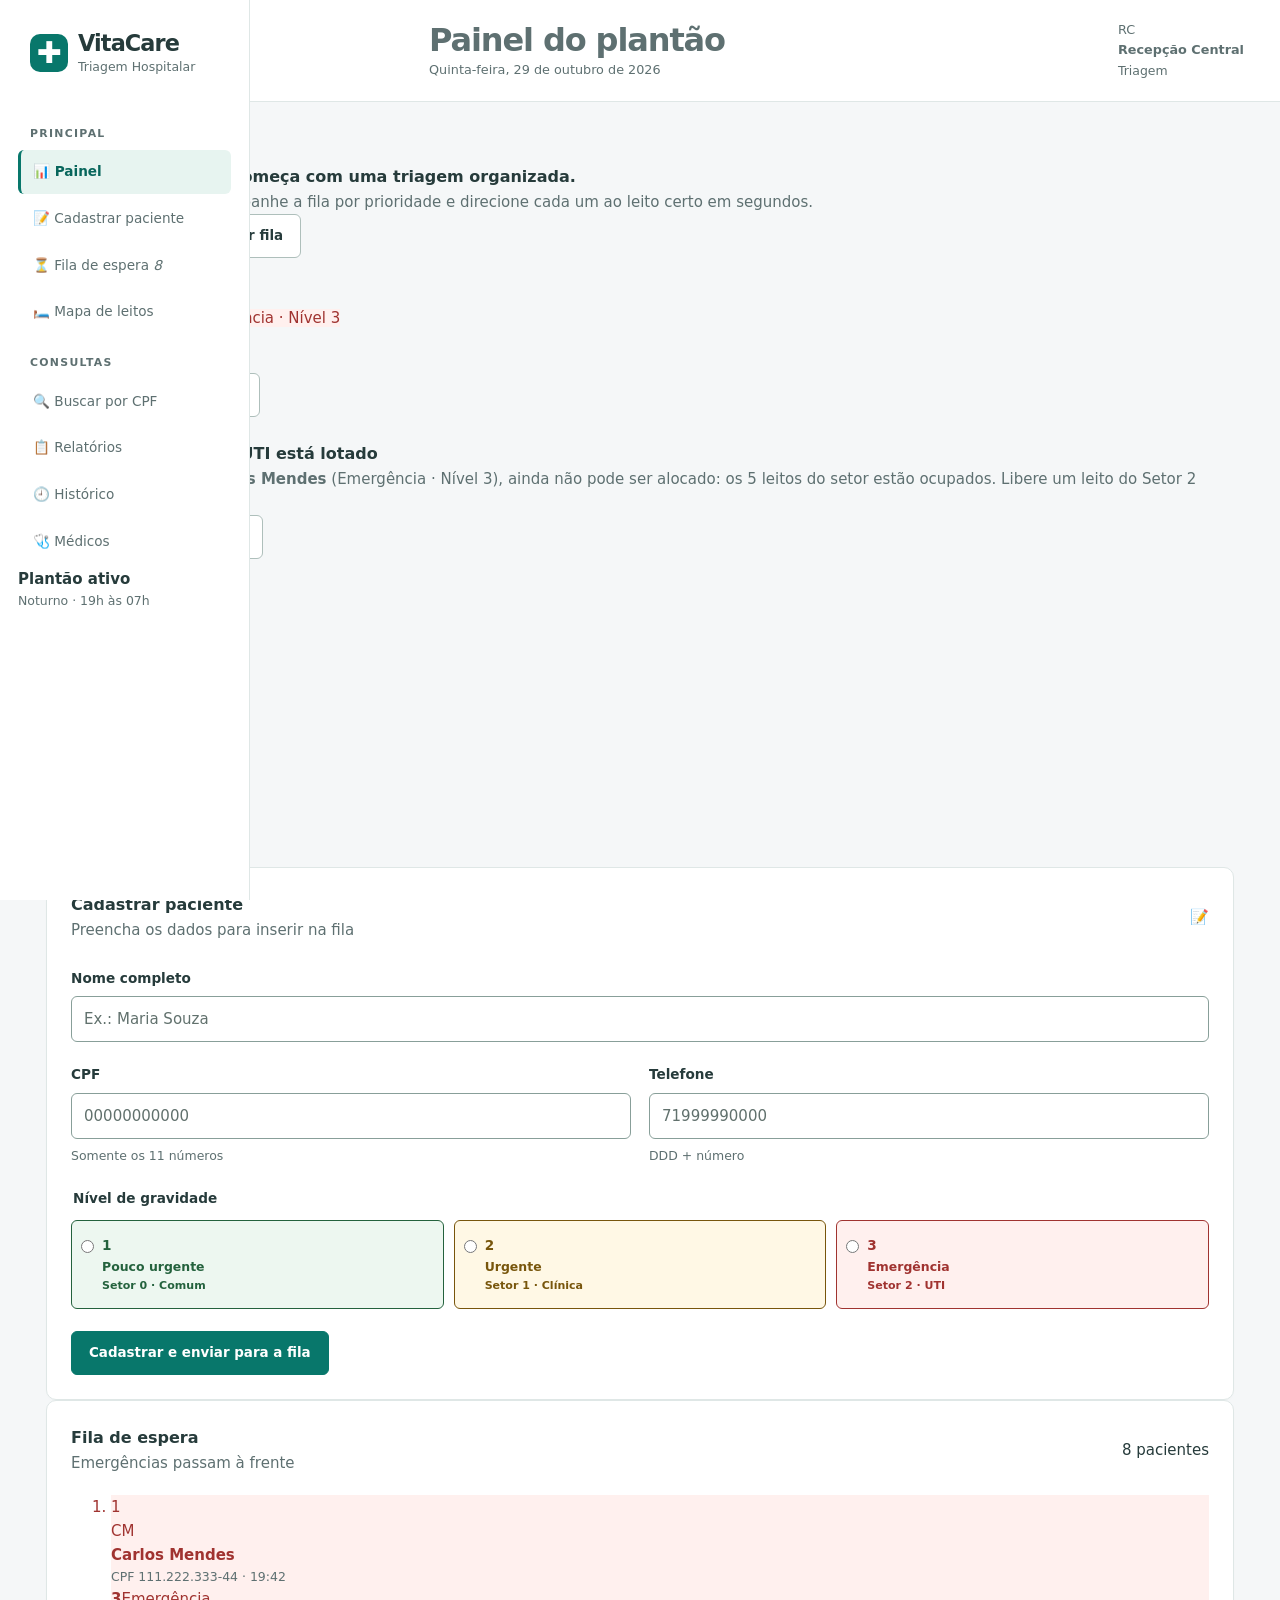
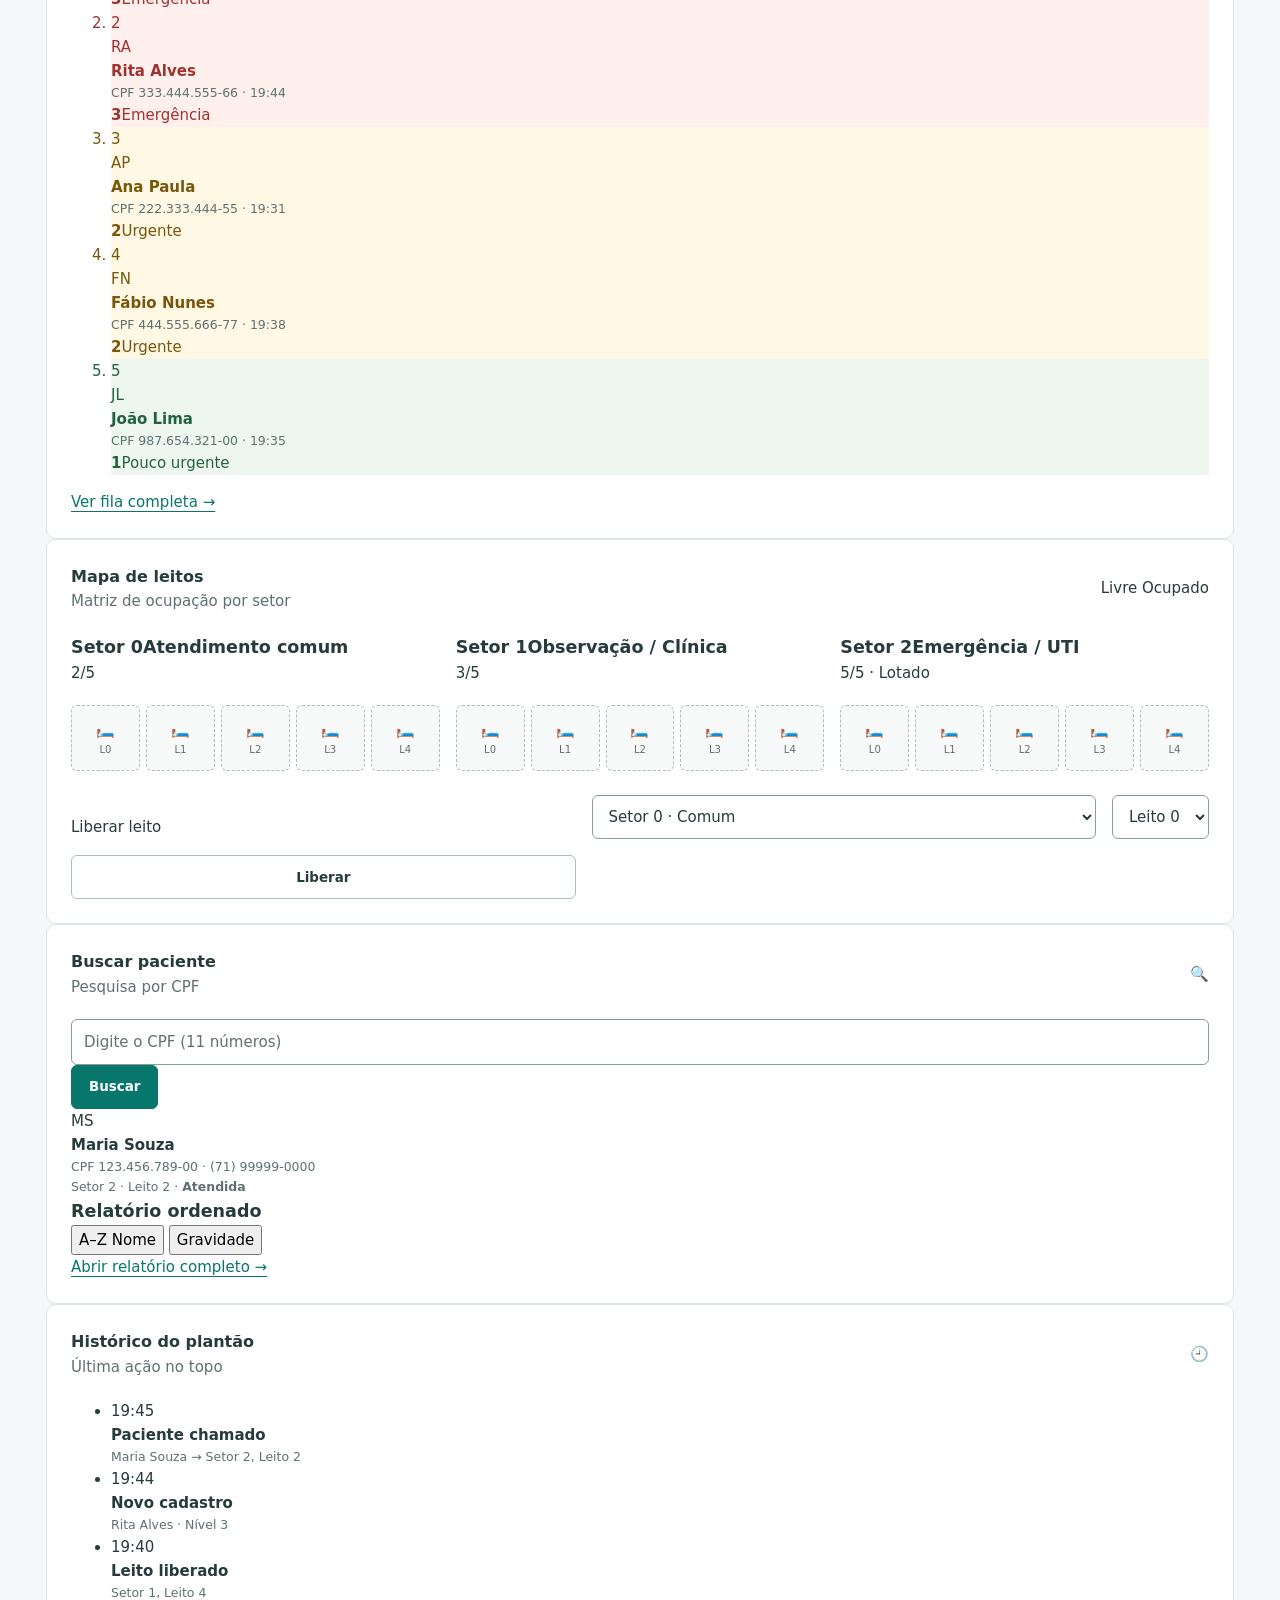
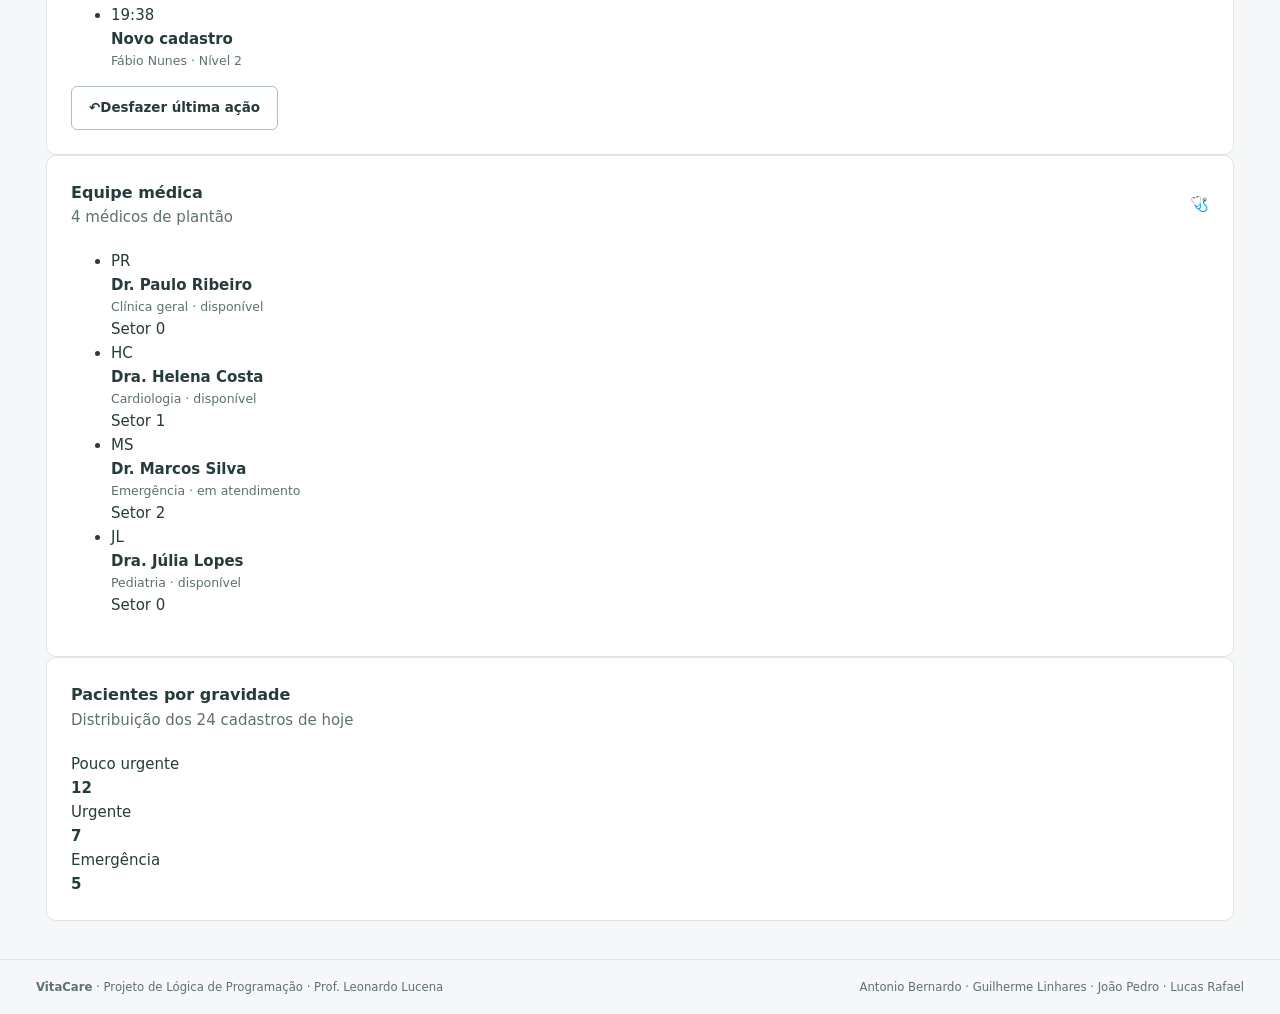
<file: public/index.html>
<!DOCTYPE html>
<html lang="pt-BR">
<head>
  <meta charset="UTF-8">
  <meta name="viewport" content="width=device-width, initial-scale=1">
  <meta name="color-scheme" content="light dark">
  <meta name="theme-color" content="#eef2f7" media="(prefers-color-scheme: light)">
  <meta name="theme-color" content="#0a1322" media="(prefers-color-scheme: dark)">
  <title>Painel · VitaCare Triagem Hospitalar</title>
  <link rel="preconnect" href="https://fonts.googleapis.com">
  <link rel="preconnect" href="https://fonts.gstatic.com" crossorigin>
  <link href="https://fonts.googleapis.com/css2?family=Plus+Jakarta+Sans:wght@400;500;600;700;800&amp;display=swap" rel="stylesheet">
  <link rel="stylesheet" href="style.css">
</head>
<body>

<a href="#conteudo" class="pular">Pular para o conteúdo</a>

<!-- Checkbox que abre/fecha o menu no celular (sem JavaScript) -->
<input type="checkbox" id="menu-toggle" class="menu-toggle" aria-label="Abrir ou fechar o menu">

<div class="app">

  <!-- ============ MENU LATERAL ============ -->
  <aside class="sidebar" aria-label="Menu principal">
    <div class="logo">
      <span class="logo-icone" aria-hidden="true">✚</span>
      <div>
        <strong>VitaCare</strong>
        <small>Triagem Hospitalar</small>
      </div>
    </div>

    <nav class="nav" aria-label="Seções do sistema">
      <p class="nav-titulo">Principal</p>
      <a href="#inicio" class="ativo" aria-current="page"><span aria-hidden="true">📊</span> Painel</a>
      <a href="#cadastro"><span aria-hidden="true">📝</span> Cadastrar paciente</a>
      <a href="#fila"><span aria-hidden="true">⏳</span> Fila de espera <em class="badge">8<span class="sr"> pacientes</span></em></a>
      <a href="#leitos"><span aria-hidden="true">🛏️</span> Mapa de leitos</a>

      <p class="nav-titulo">Consultas</p>
      <a href="#busca"><span aria-hidden="true">🔍</span> Buscar por CPF</a>
      <a href="relatorio.html"><span aria-hidden="true">📋</span> Relatórios</a>
      <a href="#historico"><span aria-hidden="true">🕘</span> Histórico</a>
      <a href="#medicos"><span aria-hidden="true">🩺</span> Médicos</a>
    </nav>

    <div class="plantao">
      <span class="pulso" aria-hidden="true"></span>
      <div>
        <strong>Plantão ativo</strong>
        <small>Noturno · 19h às 07h</small>
      </div>
    </div>
  </aside>

  <label for="menu-toggle" class="overlay" aria-hidden="true"></label>

  <!-- ============ CONTEÚDO ============ -->
  <div class="conteudo">

    <header class="topbar">
      <label for="menu-toggle" class="hamburguer" aria-hidden="true"><span></span><span></span><span></span></label>
      <div class="topbar-titulo">
        <h1>Painel do plantão</h1>
        <p><time datetime="2026-10-29">Quinta-feira, 29 de outubro de 2026</time></p>
      </div>
      <div class="usuario">
        <div class="avatar" aria-hidden="true">RC</div>
        <div class="usuario-info">
          <strong>Recepção Central</strong>
          <small>Triagem</small>
        </div>
      </div>
    </header>

    <main id="conteudo">

      <!-- Banner -->
      <section id="inicio" class="hero" aria-labelledby="hero-titulo">
        <div>
          <span class="hero-tag">Plantão em andamento</span>
          <h2 id="hero-titulo">Atendimento rápido começa com uma triagem organizada.</h2>
          <p>Cadastre pacientes, acompanhe a fila por prioridade e direcione cada um ao leito certo em segundos.</p>
          <div class="hero-botoes">
            <a href="#cadastro" class="btn btn-branco">+ Novo paciente</a>
            <a href="#fila" class="btn btn-vidro">Ver fila</a>
          </div>
        </div>
        <div class="hero-proximo">
          <p class="proximo-rotulo">Próximo a ser chamado</p>
          <div class="proximo-card">
            <div class="avatar grande g3-bg" aria-hidden="true">CM</div>
            <div>
              <strong>Carlos Mendes</strong>
              <span class="pill g3"><b aria-hidden="true">3</b>Emergência · Nível 3</span>
              <small>Aguardando há 4 min</small>
            </div>
          </div>
          <!-- PHP: mostrar este aviso só quando o setor do próximo paciente estiver lotado -->
          <p class="aviso-lotado"><span aria-hidden="true">⚠</span> Setor 2 sem leito livre</p>
          <form action="index.php" method="post">
            <input type="hidden" name="acao" value="chamar">
            <button type="submit" class="btn btn-branco largo">Chamar e alocar leito →</button>
          </form>
        </div>
      </section>

      <!-- ====== ALERTA: SETOR LOTADO ======
           PHP: exibir somente quando o setor do próximo paciente da fila
           não tiver nenhum leito livre (regra do README). -->
      <section class="alerta" role="alert" aria-labelledby="alerta-titulo">
        <span class="alerta-icone" aria-hidden="true">!</span>
        <div>
          <h2 id="alerta-titulo">Setor 2 · Emergência/UTI está lotado</h2>
          <p>O próximo paciente, <strong>Carlos Mendes</strong> (Emergência · Nível 3), ainda não pode ser alocado: os 5 leitos do setor estão ocupados. Libere um leito do Setor 2 para continuar.</p>
        </div>
        <a href="#leitos" class="btn btn-alerta">Ir para o mapa de leitos</a>
      </section>

      <!-- Indicadores -->
      <section class="kpis" aria-labelledby="kpis-titulo">
        <h2 id="kpis-titulo" class="sr">Indicadores do dia</h2>
        <article class="kpi">
          <div class="kpi-icone azul" aria-hidden="true">👥</div>
          <div><span class="kpi-num">24</span><span class="kpi-rot">Cadastrados hoje</span></div>
          <span class="kpi-trend sobe"><span class="sr">Variação: </span>+12%</span>
        </article>
        <article class="kpi">
          <div class="kpi-icone verde" aria-hidden="true">✅</div>
          <div><span class="kpi-num">16</span><span class="kpi-rot">Atendidos</span></div>
          <span class="kpi-trend sobe"><span class="sr">Taxa: </span>67%</span>
        </article>
        <article class="kpi">
          <div class="kpi-icone amarelo" aria-hidden="true">⏳</div>
          <div><span class="kpi-num">8</span><span class="kpi-rot">Na fila agora</span></div>
          <span class="kpi-trend"><span class="sr">Espera média: </span>~12 min</span>
        </article>
        <article class="kpi">
          <div class="kpi-icone rosa" aria-hidden="true">🛏️</div>
          <div><span class="kpi-num">10<small>/15</small></span><span class="kpi-rot">Leitos ocupados</span></div>
          <div class="barra" aria-hidden="true"><span style="width:67%"></span></div>
        </article>
      </section>

      <div class="grade">

        <!-- ====== CADASTRO ====== -->
        <section id="cadastro" class="card" aria-labelledby="cadastro-titulo">
          <div class="card-topo">
            <div>
              <h2 id="cadastro-titulo">Cadastrar paciente</h2>
              <p>Preencha os dados para inserir na fila</p>
            </div>
            <span class="card-icone azul" aria-hidden="true">📝</span>
          </div>

          <form action="index.php" method="post" class="form">
            <input type="hidden" name="acao" value="cadastrar">

            <div class="campo">
              <label for="nome">Nome completo</label>
              <input id="nome" type="text" name="nome" required autocomplete="name" placeholder="Ex.: Maria Souza">
            </div>

            <div class="campos-2">
              <div class="campo">
                <label for="cpf">CPF</label>
                <input id="cpf" type="text" name="cpf" required inputmode="numeric" pattern="[0-9]{11}" maxlength="11" placeholder="00000000000" aria-describedby="cpf-ajuda">
                <small id="cpf-ajuda">Somente os 11 números</small>
              </div>
              <div class="campo">
                <label for="tel">Telefone</label>
                <input id="tel" type="tel" name="telefone" required inputmode="numeric" pattern="[0-9]{10,11}" maxlength="11" autocomplete="tel" placeholder="71999990000" aria-describedby="tel-ajuda">
                <small id="tel-ajuda">DDD + número</small>
              </div>
            </div>

            <fieldset class="campo">
              <legend>Nível de gravidade</legend>
              <div class="gravidades">
                <label class="grav g1">
                  <input type="radio" name="gravidade" value="1" required>
                  <span class="grav-box"><b aria-hidden="true">1</b><strong>Pouco urgente</strong><small>Setor 0 · Comum</small></span>
                </label>
                <label class="grav g2">
                  <input type="radio" name="gravidade" value="2">
                  <span class="grav-box"><b aria-hidden="true">2</b><strong>Urgente</strong><small>Setor 1 · Clínica</small></span>
                </label>
                <label class="grav g3">
                  <input type="radio" name="gravidade" value="3">
                  <span class="grav-box"><b aria-hidden="true">3</b><strong>Emergência</strong><small>Setor 2 · UTI</small></span>
                </label>
              </div>
            </fieldset>

            <button type="submit" class="btn btn-primario largo">Cadastrar e enviar para a fila</button>
          </form>
        </section>

        <!-- ====== FILA ====== -->
        <section id="fila" class="card" aria-labelledby="fila-titulo">
          <div class="card-topo">
            <div>
              <h2 id="fila-titulo">Fila de espera</h2>
              <p>Emergências passam à frente</p>
            </div>
            <span class="contador">8 pacientes</span>
          </div>

          <ol class="fila">
            <li class="paciente g3">
              <span class="pos" aria-hidden="true">1</span>
              <div class="avatar g3-bg" aria-hidden="true">CM</div>
              <div class="pac-info"><strong>Carlos Mendes</strong><small>CPF 111.222.333-44 · 19:42</small></div>
              <span class="pill g3"><b aria-hidden="true">3</b><span class="pill-texto">Emergência</span></span>
            </li>
            <li class="paciente g3">
              <span class="pos" aria-hidden="true">2</span>
              <div class="avatar g3-bg" aria-hidden="true">RA</div>
              <div class="pac-info"><strong>Rita Alves</strong><small>CPF 333.444.555-66 · 19:44</small></div>
              <span class="pill g3"><b aria-hidden="true">3</b><span class="pill-texto">Emergência</span></span>
            </li>
            <li class="paciente g2">
              <span class="pos" aria-hidden="true">3</span>
              <div class="avatar g2-bg" aria-hidden="true">AP</div>
              <div class="pac-info"><strong>Ana Paula</strong><small>CPF 222.333.444-55 · 19:31</small></div>
              <span class="pill g2"><b aria-hidden="true">2</b><span class="pill-texto">Urgente</span></span>
            </li>
            <li class="paciente g2">
              <span class="pos" aria-hidden="true">4</span>
              <div class="avatar g2-bg" aria-hidden="true">FN</div>
              <div class="pac-info"><strong>Fábio Nunes</strong><small>CPF 444.555.666-77 · 19:38</small></div>
              <span class="pill g2"><b aria-hidden="true">2</b><span class="pill-texto">Urgente</span></span>
            </li>
            <li class="paciente g1">
              <span class="pos" aria-hidden="true">5</span>
              <div class="avatar g1-bg" aria-hidden="true">JL</div>
              <div class="pac-info"><strong>João Lima</strong><small>CPF 987.654.321-00 · 19:35</small></div>
              <span class="pill g1"><b aria-hidden="true">1</b><span class="pill-texto">Pouco urgente</span></span>
            </li>
          </ol>
          <a href="relatorio.html" class="link-mais">Ver fila completa →</a>
        </section>

        <!-- ====== LEITOS ====== -->
        <section id="leitos" class="card card-largo" aria-labelledby="leitos-titulo">
          <div class="card-topo">
            <div>
              <h2 id="leitos-titulo">Mapa de leitos</h2>
              <p>Matriz de ocupação por setor</p>
            </div>
            <div class="legenda" aria-hidden="true">
              <span><i class="dot livre"></i> Livre</span>
              <span><i class="dot ocupado"></i> Ocupado</span>
            </div>
          </div>

          <div class="setores">
            <div class="setor s0">
              <div class="setor-topo">
                <h3><span class="setor-num">Setor 0</span>Atendimento comum</h3>
                <span class="setor-ocup"><span class="sr">Ocupação: </span>2/5</span>
              </div>
              <ul class="leitos">
                <li class="leito livre"><span aria-hidden="true">🛏️</span><small>L0</small><span class="sr">livre</span></li>
                <li class="leito ocupado"><span aria-hidden="true">🛏️</span><small>L1</small><span class="sr">ocupado</span></li>
                <li class="leito livre"><span aria-hidden="true">🛏️</span><small>L2</small><span class="sr">livre</span></li>
                <li class="leito livre"><span aria-hidden="true">🛏️</span><small>L3</small><span class="sr">livre</span></li>
                <li class="leito ocupado"><span aria-hidden="true">🛏️</span><small>L4</small><span class="sr">ocupado</span></li>
              </ul>
            </div>

            <div class="setor s1">
              <div class="setor-topo">
                <h3><span class="setor-num">Setor 1</span>Observação / Clínica</h3>
                <span class="setor-ocup"><span class="sr">Ocupação: </span>3/5</span>
              </div>
              <ul class="leitos">
                <li class="leito ocupado"><span aria-hidden="true">🛏️</span><small>L0</small><span class="sr">ocupado</span></li>
                <li class="leito ocupado"><span aria-hidden="true">🛏️</span><small>L1</small><span class="sr">ocupado</span></li>
                <li class="leito livre"><span aria-hidden="true">🛏️</span><small>L2</small><span class="sr">livre</span></li>
                <li class="leito ocupado"><span aria-hidden="true">🛏️</span><small>L3</small><span class="sr">ocupado</span></li>
                <li class="leito livre"><span aria-hidden="true">🛏️</span><small>L4</small><span class="sr">livre</span></li>
              </ul>
            </div>

            <!-- Classe "lotado" quando não há leito livre no setor -->
            <div class="setor s2 lotado">
              <div class="setor-topo">
                <h3><span class="setor-num">Setor 2</span>Emergência / UTI</h3>
                <span class="setor-ocup lotado"><span class="sr">Ocupação: </span>5/5 · Lotado</span>
              </div>
              <ul class="leitos">
                <li class="leito ocupado"><span aria-hidden="true">🛏️</span><small>L0</small><span class="sr">ocupado</span></li>
                <li class="leito ocupado"><span aria-hidden="true">🛏️</span><small>L1</small><span class="sr">ocupado</span></li>
                <li class="leito ocupado"><span aria-hidden="true">🛏️</span><small>L2</small><span class="sr">ocupado</span></li>
                <li class="leito ocupado"><span aria-hidden="true">🛏️</span><small>L3</small><span class="sr">ocupado</span></li>
                <li class="leito ocupado"><span aria-hidden="true">🛏️</span><small>L4</small><span class="sr">ocupado</span></li>
              </ul>
            </div>
          </div>

          <form action="index.php" method="post" class="liberar" aria-labelledby="liberar-titulo">
            <span id="liberar-titulo" class="liberar-titulo">Liberar leito</span>
            <label for="lib-setor" class="sr">Setor</label>
            <select id="lib-setor" name="setor">
              <option value="0">Setor 0 · Comum</option>
              <option value="1">Setor 1 · Clínica</option>
              <option value="2">Setor 2 · UTI</option>
            </select>
            <label for="lib-leito" class="sr">Leito</label>
            <select id="lib-leito" name="leito">
              <option value="0">Leito 0</option><option value="1">Leito 1</option>
              <option value="2">Leito 2</option><option value="3">Leito 3</option>
              <option value="4">Leito 4</option>
            </select>
            <input type="hidden" name="acao" value="liberar">
            <button type="submit" class="btn btn-escuro">Liberar</button>
          </form>
        </section>

        <!-- ====== BUSCA + RELATÓRIO ====== -->
        <section id="busca" class="card" aria-labelledby="busca-titulo">
          <div class="card-topo">
            <div>
              <h2 id="busca-titulo">Buscar paciente</h2>
              <p>Pesquisa por CPF</p>
            </div>
            <span class="card-icone roxo" aria-hidden="true">🔍</span>
          </div>

          <form action="index.php" method="get" class="busca" role="search">
            <input type="hidden" name="acao" value="buscar">
            <label for="busca-cpf" class="sr">CPF do paciente</label>
            <input id="busca-cpf" type="text" name="cpf" inputmode="numeric" pattern="[0-9]{11}" maxlength="11" placeholder="Digite o CPF (11 números)" required>
            <button type="submit" class="btn btn-primario">Buscar</button>
          </form>

          <div class="resultado" role="status">
            <div class="avatar g3-bg" aria-hidden="true">MS</div>
            <div>
              <strong>Maria Souza</strong>
              <small>CPF 123.456.789-00 · (71) 99999-0000</small>
              <small>Setor 2 · Leito 2 · <b class="ok">Atendida</b></small>
            </div>
          </div>

          <div id="relatorio" class="relatorio">
            <h3>Relatório ordenado</h3>
            <form action="index.php" method="get" class="segmentado">
              <input type="hidden" name="acao" value="relatorio">
              <button type="submit" name="ordem" value="nome">A–Z Nome</button>
              <button type="submit" name="ordem" value="gravidade">Gravidade</button>
            </form>
            <a href="relatorio.html" class="link-mais">Abrir relatório completo →</a>
          </div>
        </section>

        <!-- ====== HISTÓRICO ====== -->
        <section id="historico" class="card" aria-labelledby="historico-titulo">
          <div class="card-topo">
            <div>
              <h2 id="historico-titulo">Histórico do plantão</h2>
              <p>Última ação no topo</p>
            </div>
            <span class="card-icone amarelo" aria-hidden="true">🕘</span>
          </div>

          <ul class="timeline">
            <li class="t-chamada">
              <time datetime="19:45">19:45</time>
              <div><strong>Paciente chamado</strong><small>Maria Souza → Setor 2, Leito 2</small></div>
            </li>
            <li class="t-cadastro">
              <time datetime="19:44">19:44</time>
              <div><strong>Novo cadastro</strong><small>Rita Alves · Nível 3</small></div>
            </li>
            <li class="t-libera">
              <time datetime="19:40">19:40</time>
              <div><strong>Leito liberado</strong><small>Setor 1, Leito 4</small></div>
            </li>
            <li class="t-cadastro">
              <time datetime="19:38">19:38</time>
              <div><strong>Novo cadastro</strong><small>Fábio Nunes · Nível 2</small></div>
            </li>
          </ul>

          <form action="index.php" method="post">
            <input type="hidden" name="acao" value="desfazer">
            <button type="submit" class="btn btn-contorno largo"><span aria-hidden="true">↶</span> Desfazer última ação</button>
          </form>
        </section>

        <!-- ====== MÉDICOS ====== -->
        <section id="medicos" class="card" aria-labelledby="medicos-titulo">
          <div class="card-topo">
            <div>
              <h2 id="medicos-titulo">Equipe médica</h2>
              <p>4 médicos de plantão</p>
            </div>
            <span class="card-icone verde" aria-hidden="true">🩺</span>
          </div>

          <ul class="medicos">
            <li>
              <div class="avatar med1"><span aria-hidden="true">PR</span><i class="status on"></i></div>
              <div class="medico-info"><strong>Dr. Paulo Ribeiro</strong><small>Clínica geral · <span class="sr">status: </span>disponível</small></div>
              <span class="tag-esp">Setor 0</span>
            </li>
            <li>
              <div class="avatar med2"><span aria-hidden="true">HC</span><i class="status on"></i></div>
              <div class="medico-info"><strong>Dra. Helena Costa</strong><small>Cardiologia · <span class="sr">status: </span>disponível</small></div>
              <span class="tag-esp">Setor 1</span>
            </li>
            <li>
              <div class="avatar med3"><span aria-hidden="true">MS</span><i class="status ocupado"></i></div>
              <div class="medico-info"><strong>Dr. Marcos Silva</strong><small>Emergência · <span class="sr">status: </span>em atendimento</small></div>
              <span class="tag-esp">Setor 2</span>
            </li>
            <li>
              <div class="avatar med4"><span aria-hidden="true">JL</span><i class="status on"></i></div>
              <div class="medico-info"><strong>Dra. Júlia Lopes</strong><small>Pediatria · <span class="sr">status: </span>disponível</small></div>
              <span class="tag-esp">Setor 0</span>
            </li>
          </ul>
        </section>

        <!-- ====== GRAVIDADE DO DIA ====== -->
        <section id="distribuicao" class="card card-largo" aria-labelledby="dist-titulo">
          <div class="card-topo">
            <div>
              <h2 id="dist-titulo">Pacientes por gravidade</h2>
              <p>Distribuição dos 24 cadastros de hoje</p>
            </div>
          </div>
          <div class="barras">
            <div class="barra-linha">
              <span class="rot"><i class="dot g1" aria-hidden="true"></i> Pouco urgente</span>
              <div class="trilho" aria-hidden="true"><span class="g1-bg" style="width:50%"></span></div>
              <b>12</b>
            </div>
            <div class="barra-linha">
              <span class="rot"><i class="dot g2" aria-hidden="true"></i> Urgente</span>
              <div class="trilho" aria-hidden="true"><span class="g2-bg" style="width:29%"></span></div>
              <b>7</b>
            </div>
            <div class="barra-linha">
              <span class="rot"><i class="dot g3" aria-hidden="true"></i> Emergência</span>
              <div class="trilho" aria-hidden="true"><span class="g3-bg" style="width:21%"></span></div>
              <b>5</b>
            </div>
          </div>
        </section>

      </div>
    </main>

    <footer class="rodape">
      <p><strong>VitaCare</strong> · Projeto de Lógica de Programação · Prof. Leonardo Lucena</p>
      <p>Antonio Bernardo · Guilherme Linhares · João Pedro · Lucas Rafael</p>
    </footer>
  </div>
</div>

</body>
</html>
</file>
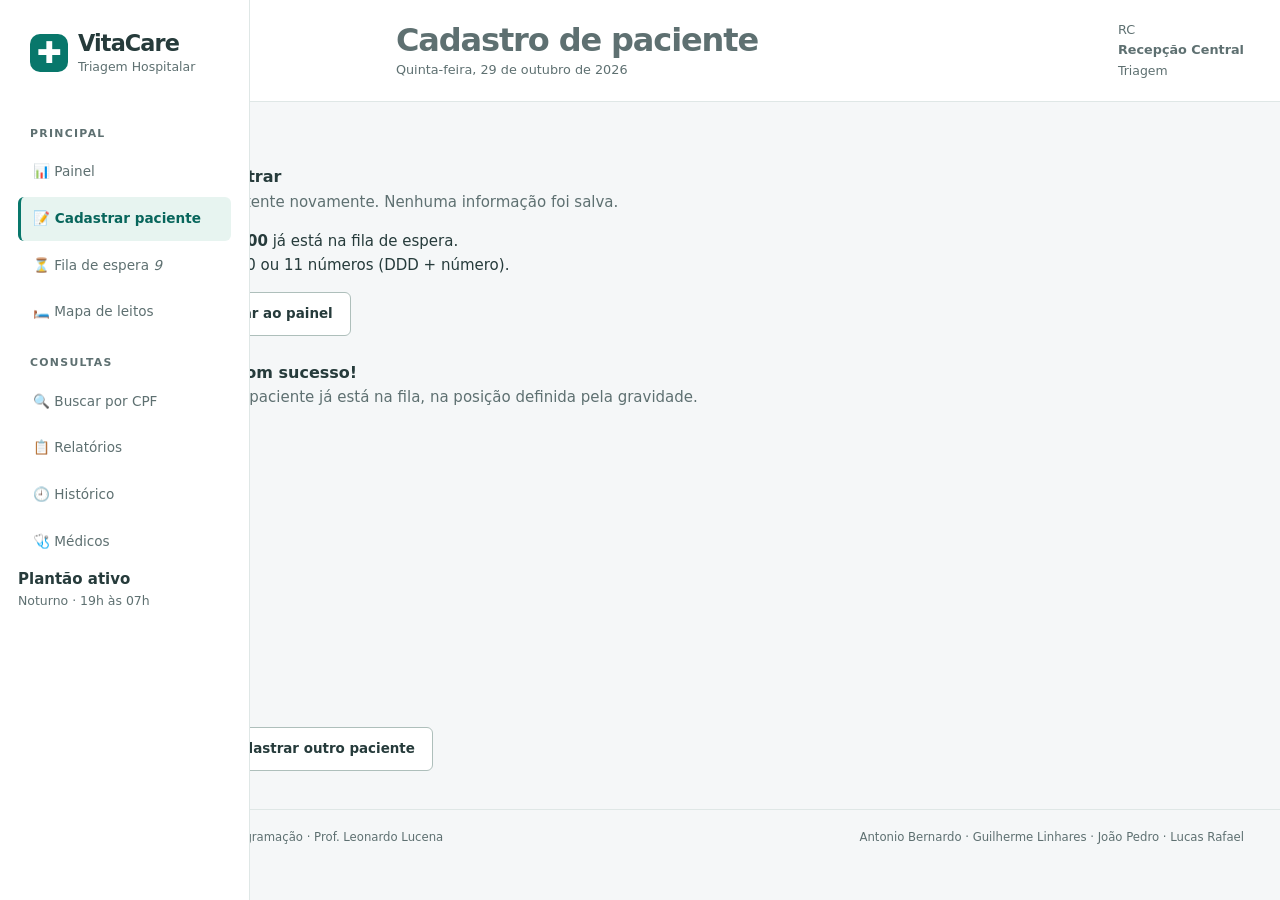
<file: public/feedback.html>
<!DOCTYPE html>
<html lang="pt-BR">
<head>
  <meta charset="UTF-8">
  <meta name="viewport" content="width=device-width, initial-scale=1">
  <meta name="color-scheme" content="light dark">
  <meta name="theme-color" content="#eef2f7" media="(prefers-color-scheme: light)">
  <meta name="theme-color" content="#0a1322" media="(prefers-color-scheme: dark)">
  <title>Resultado do cadastro · VitaCare</title>
  <link rel="preconnect" href="https://fonts.googleapis.com">
  <link rel="preconnect" href="https://fonts.gstatic.com" crossorigin>
  <link href="https://fonts.googleapis.com/css2?family=Plus+Jakarta+Sans:wght@400;500;600;700;800&amp;display=swap" rel="stylesheet">
  <link rel="stylesheet" href="style.css">
</head>
<body>

<a href="#conteudo" class="pular">Pular para o conteúdo</a>

<input type="checkbox" id="menu-toggle" class="menu-toggle" aria-label="Abrir ou fechar o menu">

<div class="app">

  <!-- ============ MENU LATERAL ============ -->
  <aside class="sidebar" aria-label="Menu principal">
    <div class="logo">
      <span class="logo-icone" aria-hidden="true">✚</span>
      <div>
        <strong>VitaCare</strong>
        <small>Triagem Hospitalar</small>
      </div>
    </div>

    <nav class="nav" aria-label="Seções do sistema">
      <p class="nav-titulo">Principal</p>
      <a href="index.html#inicio"><span aria-hidden="true">📊</span> Painel</a>
      <a href="index.html#cadastro" class="ativo" aria-current="page"><span aria-hidden="true">📝</span> Cadastrar paciente</a>
      <a href="index.html#fila"><span aria-hidden="true">⏳</span> Fila de espera <em class="badge">9<span class="sr"> pacientes</span></em></a>
      <a href="index.html#leitos"><span aria-hidden="true">🛏️</span> Mapa de leitos</a>

      <p class="nav-titulo">Consultas</p>
      <a href="index.html#busca"><span aria-hidden="true">🔍</span> Buscar por CPF</a>
      <a href="relatorio.html"><span aria-hidden="true">📋</span> Relatórios</a>
      <a href="index.html#historico"><span aria-hidden="true">🕘</span> Histórico</a>
      <a href="index.html#medicos"><span aria-hidden="true">🩺</span> Médicos</a>
    </nav>

    <div class="plantao">
      <span class="pulso" aria-hidden="true"></span>
      <div>
        <strong>Plantão ativo</strong>
        <small>Noturno · 19h às 07h</small>
      </div>
    </div>
  </aside>

  <label for="menu-toggle" class="overlay" aria-hidden="true"></label>

  <!-- ============ CONTEÚDO ============ -->
  <div class="conteudo">

    <header class="topbar">
      <label for="menu-toggle" class="hamburguer" aria-hidden="true"><span></span><span></span><span></span></label>
      <div class="topbar-titulo">
        <h1>Cadastro de paciente</h1>
        <p><time datetime="2026-10-29">Quinta-feira, 29 de outubro de 2026</time></p>
      </div>
      <div class="usuario">
        <div class="avatar" aria-hidden="true">RC</div>
        <div class="usuario-info">
          <strong>Recepção Central</strong>
          <small>Triagem</small>
        </div>
      </div>
    </header>

    <main id="conteudo">

      <!-- O PHP deve renderizar APENAS um dos dois blocos abaixo.
           Na versão estática: feedback.html = sucesso, feedback.html#erro = erro. -->

      <!-- ====== ERRO ====== -->
      <section id="erro" class="feedback erro" role="alert" aria-labelledby="erro-titulo">
        <span class="feedback-icone" aria-hidden="true">✕</span>
        <h2 id="erro-titulo">Não foi possível cadastrar</h2>
        <p>Confira os dados abaixo e tente novamente. Nenhuma informação foi salva.</p>
        <ul class="erros">
          <li>O CPF <strong>123.456.789-00</strong> já está na fila de espera.</li>
          <li>O telefone deve ter 10 ou 11 números (DDD + número).</li>
        </ul>
        <div class="feedback-botoes">
          <a href="index.html#cadastro" class="btn btn-primario">Corrigir dados</a>
          <a href="index.html" class="btn btn-neutro">Voltar ao painel</a>
        </div>
      </section>

      <!-- ====== SUCESSO ====== -->
      <section id="sucesso" class="feedback sucesso" role="status" aria-labelledby="sucesso-titulo">
        <span class="feedback-icone" aria-hidden="true">✓</span>
        <h2 id="sucesso-titulo">Paciente cadastrado com sucesso!</h2>
        <p>Os dados foram salvos e o paciente já está na fila, na posição definida pela gravidade.</p>
        <dl class="resumo">
          <div><dt>Paciente</dt><dd>Diego Farias</dd></div>
          <div><dt>CPF</dt><dd>000.111.222-33</dd></div>
          <div><dt>Gravidade</dt><dd><span class="pill g1"><b aria-hidden="true">1</b>Pouco urgente</span></dd></div>
          <div><dt>Posição na fila</dt><dd>6º de 9</dd></div>
          <div><dt>Setor de destino</dt><dd>Setor 0 · Comum</dd></div>
          <div><dt>Horário</dt><dd><time datetime="19:47">19:47</time></dd></div>
        </dl>
        <div class="feedback-botoes">
          <a href="index.html" class="btn btn-primario">Voltar ao painel</a>
          <a href="index.html#cadastro" class="btn btn-neutro">Cadastrar outro paciente</a>
        </div>
      </section>

    </main>

    <footer class="rodape">
      <p><strong>VitaCare</strong> · Projeto de Lógica de Programação · Prof. Leonardo Lucena</p>
      <p>Antonio Bernardo · Guilherme Linhares · João Pedro · Lucas Rafael</p>
    </footer>
  </div>
</div>

</body>
</html>
</file>
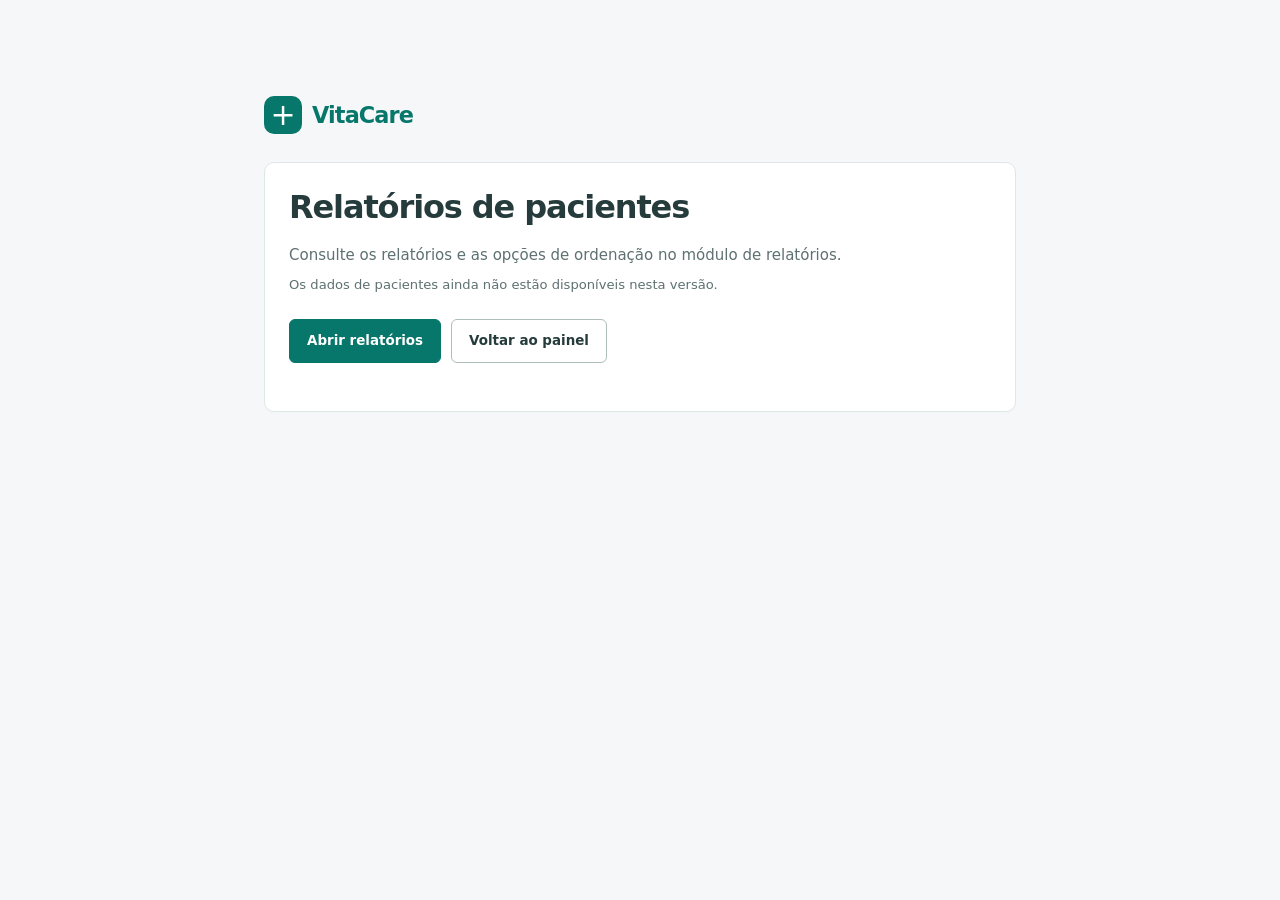
<file: public/relatorio.html>
<!doctype html>
<html lang="pt-BR">
<head><meta charset="UTF-8"><meta name="viewport" content="width=device-width, initial-scale=1"><title>Relatórios de pacientes · VitaCare</title><link rel="stylesheet" href="style.css"></head>
<body><main class="avulsa"><a class="logo" href="index.php"><span class="logo-icone" aria-hidden="true">+</span><strong>VitaCare</strong></a><section class="card"><h1>Relatórios de pacientes</h1><p>Consulte os relatórios e as opções de ordenação no módulo de relatórios.</p><p class="nota">Os dados de pacientes ainda não estão disponíveis nesta versão.</p><div class="acoes"><a class="btn btn-primario" href="index.php?tela=relatorios&amp;aba=ordenado">Abrir relatórios</a><a class="btn" href="index.php">Voltar ao painel</a></div></section></main></body></html>
</file>
<file: public/style.css>
/* VitaCare: base e componentes compartilhados, sem dependências externas. */
:root {
    color-scheme:light;
    --fundo:#f5f7f8;
    --texto:#263b3b;
    --secundario:#5e7071;
    --borda:#dfe7e6;
    --verde:#08776b;
    --verde-claro:#e7f4f0
}

* {
    box-sizing:border-box
}
body {
    margin:0;
    background:var(--fundo);
    color:var(--texto);
    font:15px/1.6 system-ui,-apple-system,"Segoe UI",sans-serif
}
a {
    color:var(--verde);
    text-underline-offset:4px
}
h1,h2,h3,p {
    margin:0
}
h1 {
    font-size:clamp(1.6rem,3vw,2rem);
    line-height:1.25;
    font-weight:650;
    letter-spacing:-.035em
}
h2 {
    font-size:1rem;
    font-weight:650
}
p,small {
    color:var(--secundario)
}
small {
    display:block;
    font-size:.78rem
}
button,input,select {
    font:inherit
}
:focus-visible {
    outline:3px solid #076baf;
    outline-offset:4px
}
.pular {
    position:fixed;
    left:16px;
    top:-80px;
    padding:12px;
    background:white;
    z-index:20
}
.pular:focus {
    top:12px
}
.sr {
    position:absolute;
    width:1px;
    height:1px;
    overflow:hidden;
    clip-path:inset(50%)
}

/* Menu lateral fixo. O checkbox nativo funciona pelo teclado. */
.sidebar {
    position:fixed;
    inset:0 auto 0 0;
    width:250px;
    background:white;
    border-right:1px solid var(--borda);
    padding:30px 18px;
    display:flex;
    flex-direction:column;
    overflow-y:auto
}
.logo {
    display:flex;
    align-items:center;
    gap:10px;
    margin:0 12px 28px;
    text-decoration:none
}
.logo strong {
    display:block;
    font-size:1.4rem;
    line-height:1.2;
    letter-spacing:-.04em
}
.logo-icone {
    display:grid;
    place-items:center;
    background:var(--verde);
    color:white;
    width:38px;
    height:38px;
    border-radius:10px;
    font-size:30px;
    line-height:1
}
.nav-titulo {
    margin:20px 12px 8px;
    font-size:.68rem;
    font-weight:700;
    letter-spacing:.12em;
    text-transform:uppercase
}
.sidebar nav a {
    display:block;
    padding:11px 12px;
    margin:3px 0;
    border-radius:6px;
    font-size:.85rem;
    text-decoration:none;
    color:var(--secundario);
    border-left:3px solid transparent
}
.sidebar nav a:hover {
    background:var(--fundo)
}
.sidebar nav a.ativo {
    color:#08665c;
    background:var(--verde-claro);
    border-left-color:var(--verde);
    font-weight:650
}
.sidebar-nota {
    margin:auto 12px 0;
    padding-top:36px;
    font-size:.78rem
}
.menu-toggle,.menu-botao {
    display:none
}
.pagina {
    margin-left:250px;
    min-height:100vh;
    display:flex;
    flex-direction:column
}
.topbar {
    padding:20px 36px;
    border-bottom:1px solid var(--borda);
    background:white;
    display:flex;
    justify-content:space-between;
    gap:16px;
    color:var(--secundario);
    font-size:.8rem
}
.selo {
    border:1px solid var(--borda);
    padding:0 9px;
    border-radius:5px;
    white-space:nowrap
}
main {
    width:100%;
    max-width:1260px;
    padding:38px 36px;
    margin:0 auto;
    flex:1
}
.pagina-titulo {
    margin-bottom:28px
}
.pagina-titulo p:last-child {
    margin-top:8px
}
.sobretitulo {
    font-size:.68rem;
    letter-spacing:.12em;
    font-weight:700;
    color:var(--verde);
    margin-bottom:8px
}
footer {
    display:flex;
    flex-wrap:wrap;
    justify-content:space-between;
    gap:8px 20px;
    border-top:1px solid var(--borda);
    padding:18px 36px;
    color:var(--secundario);
    font-size:.73rem
}
footer small {
    flex-basis:100%;
    font-size:.7rem
}

/* Cards, resumo e ações. */
.card {
    background:white;
    border:1px solid var(--borda);
    border-radius:10px;
    padding:24px;
    box-shadow:0 2px 3px #243c3a03;
    min-width:0
}
.card>p {
    margin-top:7px
}
.card-topo {
    display:flex;
    flex-wrap:wrap;
    justify-content:space-between;
    align-items:center;
    gap:16px;
    margin-bottom:20px
}
.indicadores {
    display:grid;
    grid-template-columns:repeat(3,minmax(0,1fr));
    gap:18px
}
.indicador h2 {
    font-size:.8rem;
    color:var(--secundario);
    font-weight:500
}
.indicador strong {
    display:block;
    font-size:2rem;
    line-height:1.5;
    font-weight:600;
    margin:8px 0
}
.acoes,.abas {
    display:flex;
    flex-wrap:wrap;
    align-items:center;
    gap:10px;
    margin:24px 0
}
.abas {
    margin-top:0
}
.btn {
    display:inline-flex;
    justify-content:center;
    align-items:center;
    min-height:44px;
    padding:10px 17px;
    border:1px solid #aebfbb;
    border-radius:6px;
    background:white;
    color:var(--texto);
    font-size:.84rem;
    font-weight:600;
    text-decoration:none;
    cursor:pointer
}
.btn:hover {
    background:#edf3f1
}
.btn-primario {
    background:var(--verde);
    border-color:var(--verde);
    color:white
}
.btn-primario:hover {
    background:#065e55
}
.btn[aria-current="page"],.btn[aria-pressed="true"] {
    background:var(--verde-claro);
    color:#065e55;
    border-color:var(--verde)
}
.nota {
    font-size:.82rem;
    margin:18px 0
}
.proximo {
    border-left:3px solid var(--verde)
}
.vazio {
    padding:32px 12px;
    text-align:center;
    color:var(--secundario);
    background:#f8faf9;
    border-radius:6px;
    margin-top:20px;
    font-size:.9rem
}
.mensagem {
    padding:14px 18px;
    margin-bottom:22px;
    border:1px solid #d8c48d;
    border-radius:6px;
    background:#fff9e9;
    color:#6c5317
}
.mensagem.sucesso {
    background:var(--verde-claro);
    border-color:#a9cfc1;
    color:#176047
}
.mensagem.erro {
    background:#fff0ee;
    border-color:#dfb0aa;
    color:#9d352c
}

/* Formulários: mesmos campos e valores da interface original. */
.formulario {
    max-width:740px;
    margin:0 auto
}
.form {
    display:flex;
    flex-direction:column;
    gap:22px;
    margin-top:26px
}
.form>.btn {
    align-self:flex-start
}
.campo {
    display:flex;
    flex-direction:column;
    gap:7px;
    border:0;
    padding:0;
    margin:0;
    min-width:0
}
.campo label,.campo legend {
    font-size:.85rem;
    font-weight:600
}
.campo legend {
    margin-bottom:10px
}
input:not([type="radio"]):not([type="checkbox"]):not([type="hidden"]),
select {
    width: 100%;
    min-height: 44px;
    padding: 10px 12px;
    border: 1px solid #889f99;
    border-radius: 6px;
    background: white;
    color: var(--texto);
}

input:not([type="radio"]):not([type="checkbox"]):not([type="hidden"]):disabled,
select:disabled {
    background: #e9ecef;
    color: #6c757d;
    cursor: not-allowed;
}
input::placeholder {
    color:#61716d
}
.campos-2 {
    display:grid;
    grid-template-columns:1fr 1fr;
    gap:18px
}
.gravidades {
    display:grid;
    grid-template-columns:repeat(3,minmax(0,1fr));
    gap:10px
}
.grav {
    display:flex;
    align-items:flex-start;
    gap:5px;
    padding:14px 9px;
    border:1px solid currentColor;
    border-radius:6px;
    cursor:pointer
}
.grav input {
    margin:5px 3px 0 0;
    accent-color:currentColor
}
.grav-box {
    display:flex;
    flex-direction:column
}
.grav-box strong {
    font-size:.78rem
}
.grav-box small {
    font-size:.69rem;
    color:inherit
}
.grav:has(input:checked) {
    outline:2px solid currentColor;
    outline-offset:2px
}
.g1 {
    background:#edf7f0;
    color:#24623d
}
.g2 {
    background:#fff8e5;
    color:#78560c
}
.g3 {
    background:#fff0ee;
    color:#a03330
}
.liberar {
    display:grid;
    grid-template-columns:1fr 1fr auto;
    align-items:end;
    gap:16px;
    margin-top:20px
}
.setores {
    display:grid;
    grid-template-columns:repeat(3,minmax(0,1fr));
    gap:16px;
    margin-bottom:24px
}
.setores h2 {
    min-height:52px
}
.setores .card {
    padding:20px
}
.tabela-container {
    overflow-x:auto;
    margin-top:20px
}
table {
    width:100%;
    border-collapse:collapse;
    font-size:.85rem
}
th {
    text-align:left;
    font-weight:600;
    background:#f6f8f7;
    padding:13px;
    border-bottom:1px solid var(--borda);
    white-space:nowrap
}
td {
    padding:16px 13px
}
.avulsa {
    max-width:800px;
    margin:8vh auto;
    padding:24px
}
.avulsa .logo {
    margin-left:0
}
.avulsa h1 {
    margin-bottom:16px
}

/* Em telas pequenas, o menu abre no fluxo, sem cobrir o conteúdo. */
@media(max-width:1000px) {
    .setores {
    grid-template-columns:1fr
}
.setores h2 {
    min-height:0
}

}

@media(max-width:760px) {
    .menu-toggle {
    display:block;
    position:absolute;
    width:1px;
    height:1px;
    opacity:0
}
.menu-botao {
    display:block;
    padding:14px 20px;
    background:white;
    border-bottom:1px solid var(--borda);
    cursor:pointer;
    color:var(--verde);
    font-weight:650
}
.menu-toggle:focus-visible+.menu-botao {
    outline:3px solid #076baf;
    outline-offset:-4px
}
.sidebar {
    display:none;
    position:static;
    width:100%;
    padding:20px;
    border-bottom:1px solid var(--borda)
}
.menu-toggle:checked~.sidebar {
    display:flex
}
.sidebar .logo {
    margin-bottom:0
}
.sidebar-nota {
    display:none
}
.pagina {
    margin-left:0
}
.topbar {
    padding:14px 20px
}
.selo {
    display:none
}
main {
    padding:28px 20px
}
footer {
    padding:18px 20px
}
.indicadores {
    gap:10px
}
.indicador {
    padding:16px
}
.indicador h2 {
    min-height:40px
}

}

@media(max-width:540px) {
    .indicadores,.campos-2,.gravidades,.liberar {
    grid-template-columns:1fr
}
.indicador {
    display:grid;
    grid-template-columns:1fr auto;
    align-items:center;
    gap:0 12px
}
.indicador h2 {
    min-height:0
}
.indicador strong {
    grid-column:2;
    grid-row:1/3;
    margin:0
}
.card {
    padding:20px
}
.acoes .btn,.abas .btn {
    flex:1 1 auto
}
.grav-box {
    display:grid;
    grid-template-columns:20px 1fr;
    gap:0 6px
}
.grav-box small {
    grid-column:2
}

}

@media print {
    .sidebar,.menu-botao,.menu-toggle,.topbar,footer,.pular {
    display:none
}
.pagina {
    margin:0
}
body {
    background:white
}
.card {
    box-shadow:none
}

}


/* Posições preservadas do mapa original, sem sugerir disponibilidade. */
.leitos {
    display: grid;
    grid-template-columns: repeat(5, minmax(0, 1fr));
    gap: 6px;
    list-style: none;
    padding: 0;
    margin: 20px 0 0;
}
.leitos li {
    padding: 12px 2px;
    text-align: center;
    border: 1px dashed #aebfbb;
    border-radius: 6px;
    background: #f8faf9;
}
.leitos small { font-size: .63rem; }
</file>
